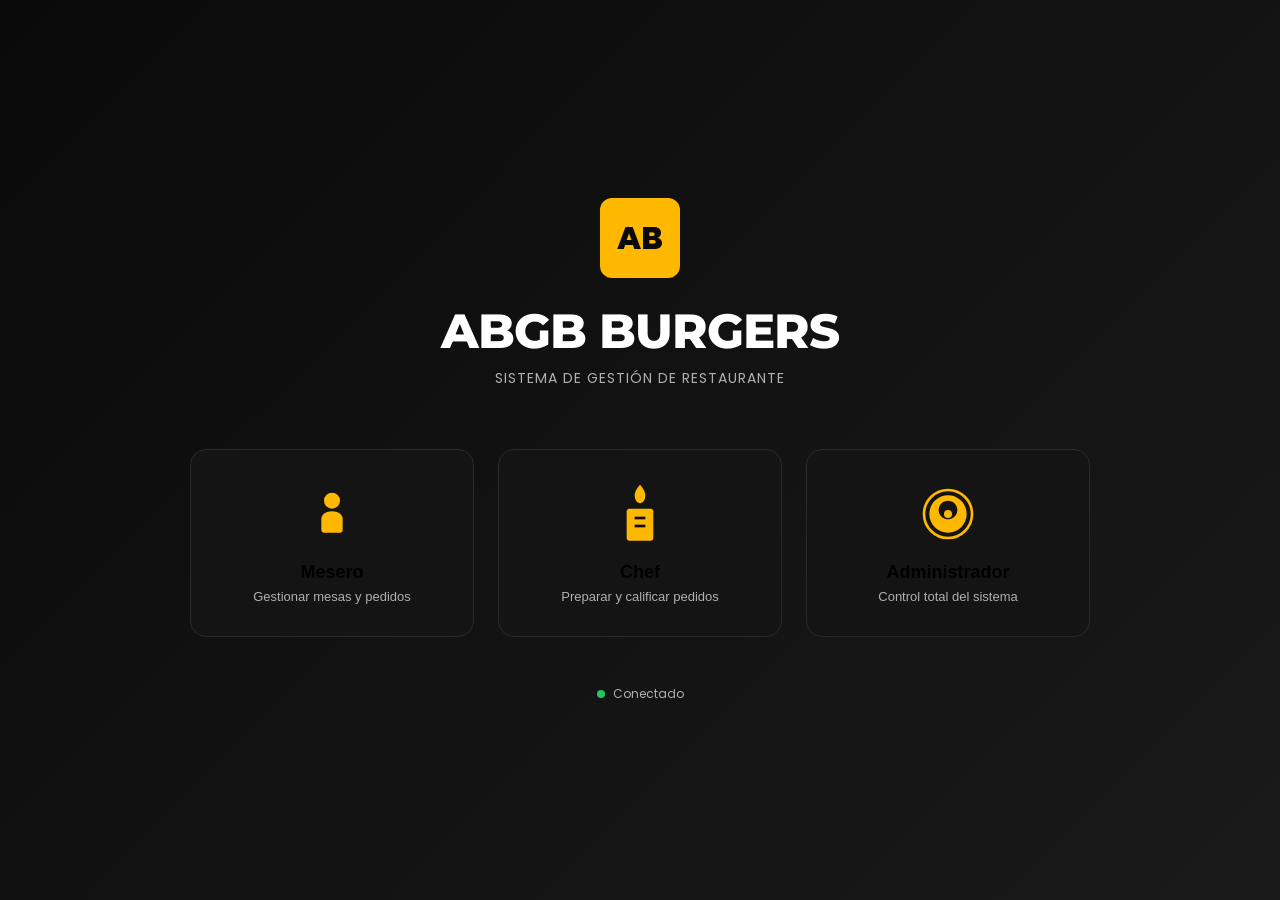
<file: index.html>
<!DOCTYPE html>
<html lang="es">
<head>
    <meta charset="UTF-8">
    <meta name="viewport" content="width=device-width, initial-scale=1.0">
    <title>ABGB Burgers - Sistema de Gestión</title>
    <link href="https://fonts.googleapis.com/css2?family=Poppins:wght@400;500;600;700&family=Montserrat:wght@700;800&display=swap" rel="stylesheet">
    <link rel="stylesheet" href="styles.css">
</head>
<body>
    <div class="app">
        <!-- PANTALLA DE LOGIN -->
        <div id="loginScreen" class="login-screen active">
            <div class="login-container">
                <div class="login-header">
                    <div class="logo">
                        <div class="logo-mark">AB</div>
                    </div>
                    <h1>ABGB BURGERS</h1>
                    <p>Sistema de Gestión de Restaurante</p>
                </div>

                <div class="login-roles">
                    <button class="role-card" data-role="mesero">
                        <div class="role-icon mesero-icon">
                            <svg width="48" height="48" viewBox="0 0 48 48" fill="none">
                                <circle cx="24" cy="14" r="6" fill="currentColor"/>
                                <path d="M24 22C19.6 22 16 24.4 16 27.5V36C16 37.1 16.9 38 18 38H30C31.1 38 32 37.1 32 36V27.5C32 24.4 28.4 22 24 22Z" fill="currentColor"/>
                            </svg>
                        </div>
                        <div class="role-info">
                            <h3>Mesero</h3>
                            <p>Gestionar mesas y pedidos</p>
                        </div>
                    </button>

                    <button class="role-card" data-role="chef">
                        <div class="role-icon chef-icon">
                            <svg width="48" height="48" viewBox="0 0 48 48" fill="none">
                                <path d="M24 2C24 2 20 6 20 10C20 13.3 21.8 16 24 16C26.2 16 28 13.3 28 10C28 6 24 2 24 2Z" fill="currentColor"/>
                                <path d="M16 20C14.9 20 14 20.9 14 22V42C14 43.1 14.9 44 16 44H32C33.1 44 34 43.1 34 42V22C34 20.9 33.1 20 32 20H16Z" fill="currentColor"/>
                                <rect x="20" y="26" width="8" height="2" fill="#0a0a0a"/>
                                <rect x="20" y="32" width="8" height="2" fill="#0a0a0a"/>
                            </svg>
                        </div>
                        <div class="role-info">
                            <h3>Chef</h3>
                            <p>Preparar y calificar pedidos</p>
                        </div>
                    </button>

                    <button class="role-card" data-role="admin">
                        <div class="role-icon admin-icon">
                            <svg width="48" height="48" viewBox="0 0 48 48" fill="none">
                                <circle cx="24" cy="24" r="3" fill="currentColor"/>
                                <path d="M24 10C16.3 10 10 16.3 10 24C10 31.7 16.3 38 24 38C31.7 38 38 31.7 38 24C38 16.3 31.7 10 24 10ZM24 14C27.9 14 31 17.1 31 21C31 24.9 27.9 28 24 28C20.1 28 17 24.9 17 21C17 17.1 20.1 14 24 14Z" fill="currentColor"/>
                                <circle cx="24" cy="24" r="18" fill="none" stroke="currentColor" stroke-width="2"/>
                            </svg>
                        </div>
                        <div class="role-info">
                            <h3>Administrador</h3>
                            <p>Control total del sistema</p>
                        </div>
                    </button>
                </div>

                <div class="login-footer">
                    <span class="status-indicator" id="statusIndicator">
                        <span class="status-dot"></span>
                        Conectado
                    </span>
                </div>
            </div>
        </div>

        <!-- HEADER PRINCIPAL -->
        <header class="header" id="mainHeader" style="display: none;">
            <div class="header-content">
                <div class="header-left">
                    <div class="logo-small">AB</div>
                    <div class="header-info">
                        <h2 id="roleTitle">MESERO</h2>
                        <span id="timeDisplay">09:30</span>
                    </div>
                </div>
                <div class="header-right">
                    <button class="btn-lang" data-lang="es">ES</button>
                    <button class="btn-lang" data-lang="en">EN</button>
                    <button class="btn-logout" id="btnLogout">Cerrar Sesión</button>
                </div>
            </div>
        </header>

        <!-- CONTENEDOR PRINCIPAL -->
        <main class="main-container" id="mainContainer" style="display: none;">
            
            <!-- VISTA MESERO -->
            <div id="meseroView" class="view active">
                <div class="mesero-layout">
                    <!-- SECCIÓN IZQUIERDA: MENÚ Y BÚSQUEDA -->
                    <section class="menu-section">
                        <div class="section-header">
                            <h2>Tomar Pedido</h2>
                        </div>

                        <div class="search-container">
                            <input type="text" id="searchInput" placeholder="Buscar producto...">
                            <svg class="search-icon" width="20" height="20" viewBox="0 0 24 24" fill="none" stroke="currentColor" stroke-width="2">
                                <circle cx="11" cy="11" r="8"></circle>
                                <path d="m21 21-4.35-4.35"></path>
                            </svg>
                        </div>

                        <div class="filter-tabs">
                            <button class="filter-tab active" data-category="all">Todos</button>
                            <button class="filter-tab" data-category="burgers">Angus</button>
                            <button class="filter-tab" data-category="chicken">Pollo</button>
                            <button class="filter-tab" data-category="combos">Smashed</button>
                            <button class="filter-tab" data-category="sides">Acompañamientos</button>
                            <button class="filter-tab" data-category="bebidas">Bebidas</button>
                        </div>

                        <div id="menuContainer" class="products-grid"></div>
                    </section>

                    <!-- SECCIÓN DERECHA: CARRITO Y MESAS -->
                    <aside class="sidebar">
                        <!-- SELECTOR DE MESAS -->
                        <div class="sidebar-card">
                            <div class="card-header">
                                <h3>Seleccionar Mesa</h3>
                            </div>
                            <div class="tables-grid">
                                <button class="table-btn" data-table="1">1</button>
                                <button class="table-btn" data-table="2">2</button>
                                <button class="table-btn" data-table="3">3</button>
                                <button class="table-btn" data-table="4">4</button>
                                <button class="table-btn" data-table="5">5</button>
                                <button class="table-btn" data-table="6">6</button>
                            </div>
                        </div>

                        <!-- CARRITO -->
                        <div class="sidebar-card cart-card">
                            <div class="card-header">
                                <h3>Pedido Actual</h3>
                                <span class="cart-mesa" id="selectedTableDisplay">-</span>
                            </div>

                            <div class="cart-items" id="cartItems">
                                <div class="empty-state">Sin productos</div>
                            </div>

                            <div class="cart-summary">
                                <div class="summary-row">
                                    <span>Subtotal</span>
                                    <span id="cartSubtotal">₡0</span>
                                </div>
                                <div class="summary-row">
                                    <span>Impuesto (13%)</span>
                                    <span id="cartTax">₡0</span>
                                </div>
                                <div class="summary-row total">
                                    <span>Total</span>
                                    <span id="cartTotal">₡0</span>
                                </div>
                            </div>

                            <button id="btnConfirmOrder" class="btn-confirm" disabled>
                                Confirmar Pedido
                            </button>
                        </div>
                    </aside>
                </div>
            </div>

            <!-- VISTA CHEF -->
            <div id="chefView" class="view" style="display: none;">
                <div class="chef-layout">
                    <div class="section-header">
                        <h2>Cocina - Panel de Control</h2>
                    </div>

                    <div class="kitchen-status-bar">
                        <div class="status-box nuevo">
                            <span class="status-count" id="countNuevo">0</span>
                            <span class="status-label">Nuevos</span>
                        </div>
                        <div class="status-box preparando">
                            <span class="status-count" id="countPreparando">0</span>
                            <span class="status-label">Preparando</span>
                        </div>
                        <div class="status-box listo">
                            <span class="status-count" id="countListo">0</span>
                            <span class="status-label">Listos</span>
                        </div>
                    </div>

                    <div class="orders-grid" id="kitchenOrders"></div>
                </div>
            </div>

            <!-- VISTA ADMIN -->
            <div id="adminView" class="view" style="display: none;">
                <div class="admin-layout">
                    <div class="section-header">
                        <h2>Administración</h2>
                    </div>

                    <div class="admin-tabs-bar">
                        <button class="admin-tab-btn active" data-tab="disponibilidad">Disponibilidad</button>
                        <button class="admin-tab-btn" data-tab="historial">Historial</button>
                        <button class="admin-tab-btn" data-tab="reportes">Reportes</button>
                    </div>

                    <!-- TAB: DISPONIBILIDAD -->
                    <div id="disponibilidadTab" class="admin-tab active">
                        <div class="products-availability" id="availabilityList"></div>
                    </div>

                    <!-- TAB: HISTORIAL -->
                    <div id="historialTab" class="admin-tab" style="display: none;">
                        <div class="historial-controls">
                            <button class="btn-icon-text">Exportar</button>
                            <button class="btn-icon-text danger">Limpiar</button>
                        </div>
                        <div class="historial-items" id="historialList"></div>
                    </div>

                    <!-- TAB: REPORTES -->
                    <div id="reportesTab" class="admin-tab" style="display: none;">
                        <div class="reportes-grid">
                            <div class="report-card">
                                <span class="report-label">Total de Pedidos</span>
                                <span class="report-value" id="totalOrders">0</span>
                            </div>
                            <div class="report-card">
                                <span class="report-label">Ingresos Totales</span>
                                <span class="report-value" id="totalRevenue">₡0</span>
                            </div>
                            <div class="report-card">
                                <span class="report-label">Ticket Promedio</span>
                                <span class="report-value" id="avgTicket">₡0</span>
                            </div>
                            <div class="report-card">
                                <span class="report-label">Top Producto</span>
                                <span class="report-value" id="topProduct">-</span>
                            </div>
                        </div>
                        <div class="top-products-list" id="topProductsList"></div>
                    </div>
                </div>
            </div>
        </main>
    </div>

    <!-- MODAL CALIFICACIÓN -->
    <div id="ratingModal" class="modal" style="display: none;">
        <div class="modal-overlay"></div>
        <div class="modal-dialog">
            <div class="modal-header">
                <h2>Calificar Pedido</h2>
                <button class="modal-close" id="closeRatingModal">×</button>
            </div>
            <div class="modal-body">
                <p>¿Cómo estuvo el pedido?</p>
                <div class="rating-stars" id="starsRating">
                    <button class="rating-star" data-rating="1">★</button>
                    <button class="rating-star" data-rating="2">★</button>
                    <button class="rating-star" data-rating="3">★</button>
                    <button class="rating-star" data-rating="4">★</button>
                    <button class="rating-star" data-rating="5">★</button>
                </div>
                <textarea id="ratingComment" placeholder="Comentario (opcional)"></textarea>
            </div>
            <div class="modal-footer">
                <button class="btn-secondary" id="cancelRating">Cancelar</button>
                <button class="btn-primary" id="submitRating">Enviar</button>
            </div>
        </div>
    </div>

    <script src="script.js"></script>
</body>
</html>

    <!-- MODAL INSTRUCCIONES ESPECIALES -->
    <div id="instructionsModal" class="modal" style="display: none;">
        <div class="modal-overlay"></div>
        <div class="modal-dialog">
            <div class="modal-header">
                <h2>Instrucciones Especiales</h2>
                <button class="modal-close" id="closeInstructionsModal">×</button>
            </div>
            <div class="modal-body">
                <p id="instructionItemName" style="font-weight: 600; margin-bottom: 16px;"></p>
                <div class="instructions-list" id="instructionsList"></div>
                <div class="instructions-custom">
                    <textarea id="customInstructions" placeholder="Agregar instrucciones personalizadas..."></textarea>
                </div>
            </div>
            <div class="modal-footer">
                <button class="btn-secondary" id="cancelInstructions">Cancelar</button>
                <button class="btn-primary" id="saveInstructions">Guardar</button>
            </div>
        </div>
    </div>
</file>
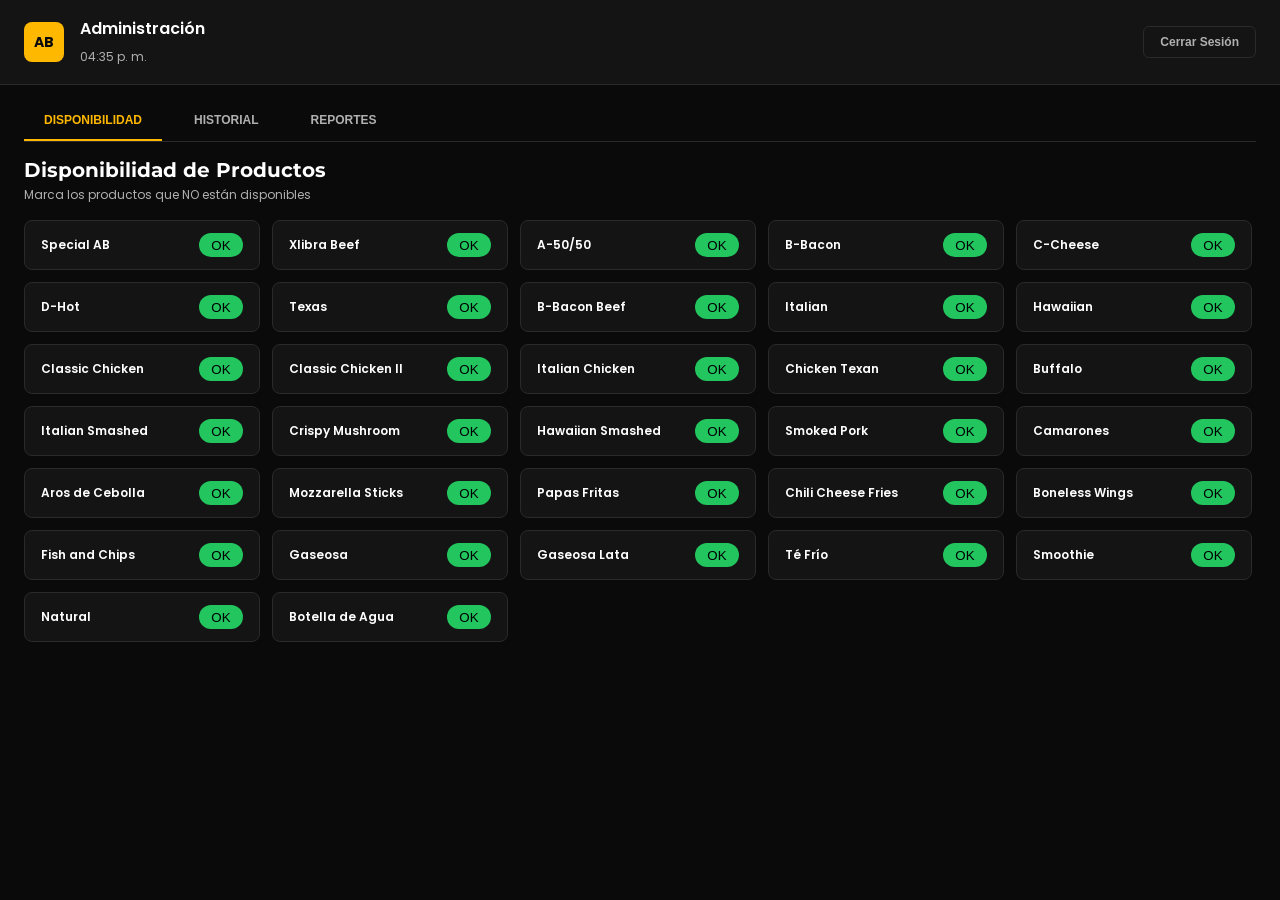
<file: admin.html>
<!DOCTYPE html>
<html lang="es">
<head>
    <meta charset="UTF-8">
    <meta name="viewport" content="width=device-width, initial-scale=1.0">
    <title>ABGB - Sistema Administrativo</title>
    <link href="https://fonts.googleapis.com/css2?family=Poppins:wght@400;500;600;700&family=Montserrat:wght@700;800&display=swap" rel="stylesheet">
    <link rel="stylesheet" href="admin.css">
</head>
<body>
    <div class="app">
        <!-- HEADER -->
        <header class="header">
            <div class="header-content">
                <div class="header-left">
                    <div class="logo">AB</div>
                    <div>
                        <h1>Administración</h1>
                        <span class="time" id="time">09:30</span>
                    </div>
                </div>
                <button class="btn-logout" id="btnLogout">Cerrar Sesión</button>
            </div>
        </header>

        <!-- MAIN -->
        <main class="main">
            <!-- TABS -->
            <div class="tabs">
                <button class="tab-btn active" data-tab="disponibilidad">Disponibilidad</button>
                <button class="tab-btn" data-tab="historial">Historial</button>
                <button class="tab-btn" data-tab="reportes">Reportes</button>
            </div>

            <!-- TAB: DISPONIBILIDAD -->
            <div class="tab-content active" id="tab-disponibilidad">
                <div class="tab-header">
                    <h2>Disponibilidad de Productos</h2>
                    <p>Marca los productos que NO están disponibles</p>
                </div>
                
                <div class="products-availability" id="availabilityGrid">
                    <!-- Los productos se cargan aquí -->
                </div>
            </div>

            <!-- TAB: HISTORIAL -->
            <div class="tab-content" id="tab-historial">
                <div class="tab-header">
                    <h2>Historial de Órdenes</h2>
                    <div class="controls">
                        <button class="btn-action" id="btnExport">Exportar</button>
                        <button class="btn-action danger" id="btnClear">Limpiar</button>
                    </div>
                </div>

                <div class="history-list" id="historyList">
                    <!-- El historial se carga aquí -->
                </div>
            </div>

            <!-- TAB: REPORTES -->
            <div class="tab-content" id="tab-reportes">
                <div class="tab-header">
                    <h2>Reportes del Día</h2>
                </div>

                <div class="reports-grid">
                    <div class="report-card">
                        <div class="report-label">Total de Órdenes</div>
                        <div class="report-value" id="totalOrders">0</div>
                    </div>
                    <div class="report-card">
                        <div class="report-label">Ingresos Totales</div>
                        <div class="report-value" id="totalRevenue">₡0</div>
                    </div>
                    <div class="report-card">
                        <div class="report-label">Ticket Promedio</div>
                        <div class="report-value" id="avgTicket">₡0</div>
                    </div>
                    <div class="report-card">
                        <div class="report-label">Mesa Más Activa</div>
                        <div class="report-value" id="mostActiveTable">-</div>
                    </div>
                </div>

                <div class="top-products">
                    <h3>Top 5 Productos Vendidos</h3>
                    <div class="top-products-list" id="topProductsList">
                        <!-- Top productos se cargan aquí -->
                    </div>
                </div>
            </div>
        </main>
    </div>

    <script src="admin.js"></script>
</body>
</html>
</file>
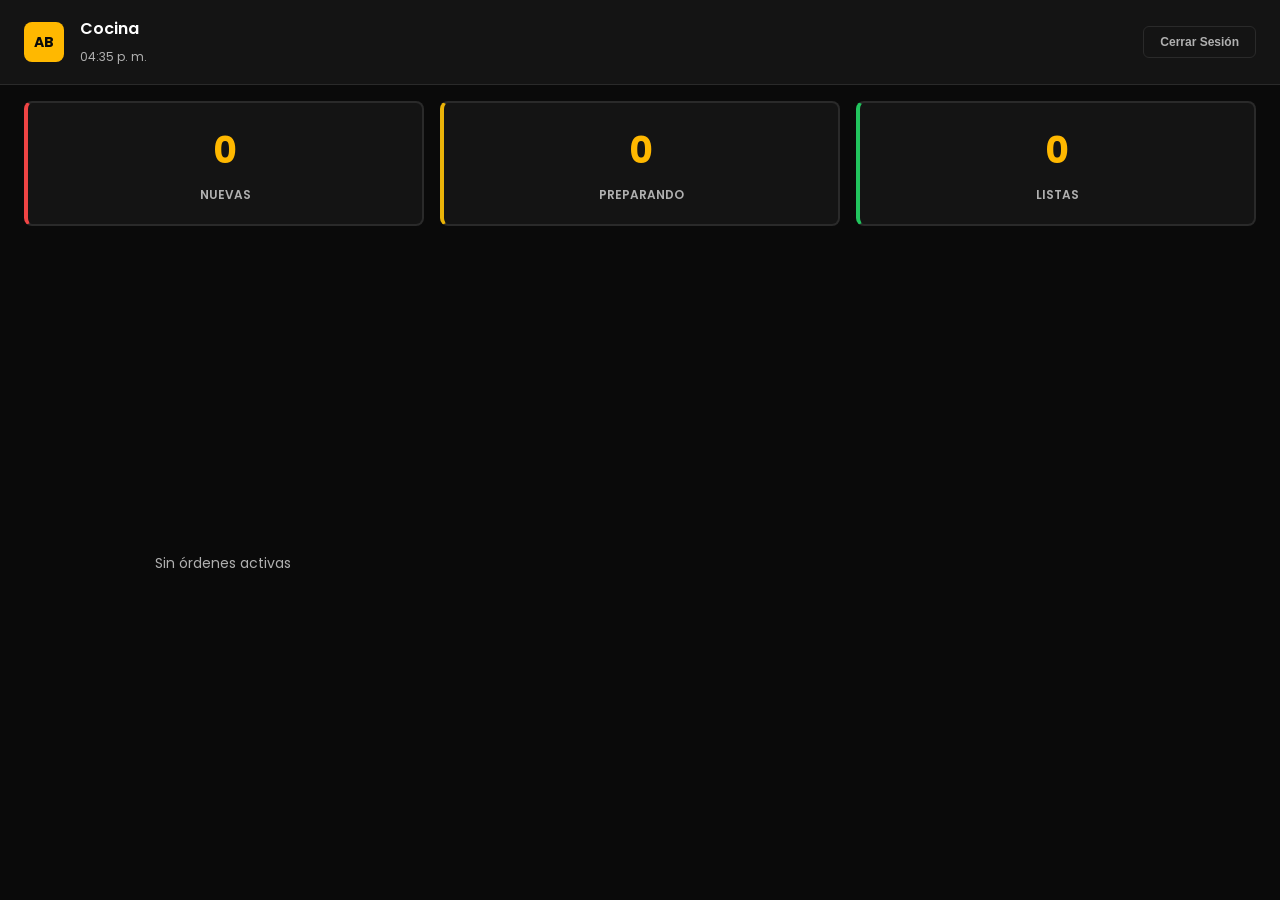
<file: chef.html>
<!DOCTYPE html>
<html lang="es">
<head>
    <meta charset="UTF-8">
    <meta name="viewport" content="width=device-width, initial-scale=1.0">
    <title>ABGB - Sistema de Órdenes Chef</title>
    <link href="https://fonts.googleapis.com/css2?family=Poppins:wght@400;500;600;700&family=Montserrat:wght@700;800&display=swap" rel="stylesheet">
    <link rel="stylesheet" href="chef.css">
</head>
<body>
    <div class="app">
        <!-- HEADER -->
        <header class="header">
            <div class="header-content">
                <div class="header-left">
                    <div class="logo">AB</div>
                    <div>
                        <h1>Cocina</h1>
                        <span class="time" id="time">09:30</span>
                    </div>
                </div>
                <button class="btn-logout" id="btnLogout">Cerrar Sesión</button>
            </div>
        </header>

        <!-- MAIN -->
        <main class="main">
            <!-- STATUS BAR -->
            <div class="status-bar">
                <div class="status-item nuevo">
                    <div class="status-count" id="countNuevo">0</div>
                    <div class="status-label">Nuevas</div>
                </div>
                <div class="status-item preparando">
                    <div class="status-count" id="countPreparando">0</div>
                    <div class="status-label">Preparando</div>
                </div>
                <div class="status-item listo">
                    <div class="status-count" id="countListo">0</div>
                    <div class="status-label">Listas</div>
                </div>
            </div>

            <!-- ORDERS CONTAINER -->
            <div class="orders-container">
                <div class="orders-grid" id="ordersGrid">
                    <!-- Las órdenes se cargan aquí -->
                </div>
            </div>
        </main>
    </div>

    <script src="chef.js"></script>
</body>
</html>
</file>
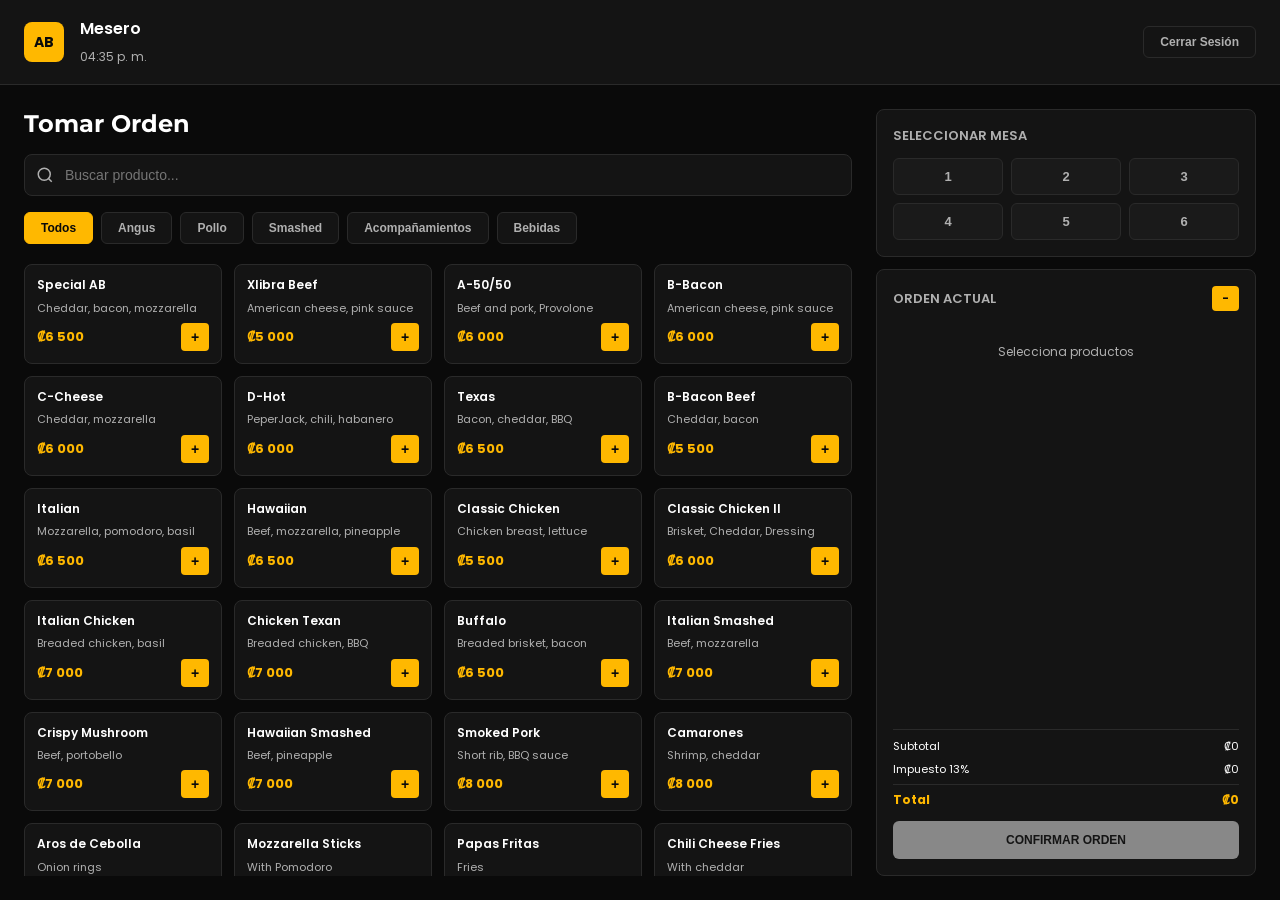
<file: mesero.html>
<!DOCTYPE html>
<html lang="es">
<head>
    <meta charset="UTF-8">
    <meta name="viewport" content="width=device-width, initial-scale=1.0">
    <title>ABGB - Sistema de Órdenes Mesero</title>
    <link href="https://fonts.googleapis.com/css2?family=Poppins:wght@400;500;600;700&family=Montserrat:wght@700;800&display=swap" rel="stylesheet">
    <link rel="stylesheet" href="mesero.css">
</head>
<body>
    <div class="app">
        <!-- HEADER -->
        <header class="header">
            <div class="header-content">
                <div class="header-left">
                    <div class="logo">AB</div>
                    <div>
                        <h1>Mesero</h1>
                        <span class="time" id="time">09:30</span>
                    </div>
                </div>
                <button class="btn-logout" id="btnLogout">Cerrar Sesión</button>
            </div>
        </header>

        <!-- MAIN -->
        <main class="main">
            <div class="container">
                <!-- PANEL IZQUIERDO: MENÚ -->
                <section class="menu-panel">
                    <div class="panel-header">
                        <h2>Tomar Orden</h2>
                    </div>

                    <div class="search-box">
                        <input type="text" id="searchInput" placeholder="Buscar producto...">
                        <svg class="search-icon" width="18" height="18" viewBox="0 0 24 24" fill="none" stroke="currentColor" stroke-width="2">
                            <circle cx="11" cy="11" r="8"></circle>
                            <path d="m21 21-4.35-4.35"></path>
                        </svg>
                    </div>

                    <div class="filters">
                        <button class="filter-btn active" data-category="all">Todos</button>
                        <button class="filter-btn" data-category="burgers">Angus</button>
                        <button class="filter-btn" data-category="chicken">Pollo</button>
                        <button class="filter-btn" data-category="combos">Smashed</button>
                        <button class="filter-btn" data-category="sides">Acompañamientos</button>
                        <button class="filter-btn" data-category="bebidas">Bebidas</button>
                    </div>

                    <div class="products-list" id="productsList">
                        <!-- Los productos se cargan aquí -->
                    </div>
                </section>

                <!-- PANEL DERECHO: ORDEN Y MESAS -->
                <aside class="order-panel">
                    <!-- SELECTOR DE MESAS -->
                    <div class="card">
                        <h3>Seleccionar Mesa</h3>
                        <div class="tables-grid">
                            <button class="table-btn" data-table="1">1</button>
                            <button class="table-btn" data-table="2">2</button>
                            <button class="table-btn" data-table="3">3</button>
                            <button class="table-btn" data-table="4">4</button>
                            <button class="table-btn" data-table="5">5</button>
                            <button class="table-btn" data-table="6">6</button>
                        </div>
                    </div>

                    <!-- CARRITO/ORDEN -->
                    <div class="card order-card">
                        <div class="card-header">
                            <h3>Orden Actual</h3>
                            <span class="table-badge" id="tableBadge">-</span>
                        </div>

                        <div class="order-items" id="orderItems">
                            <div class="empty-message">Selecciona productos</div>
                        </div>

                        <div class="order-summary">
                            <div class="summary-row">
                                <span>Subtotal</span>
                                <span id="subtotal">₡0</span>
                            </div>
                            <div class="summary-row">
                                <span>Impuesto 13%</span>
                                <span id="tax">₡0</span>
                            </div>
                            <div class="summary-row total">
                                <span>Total</span>
                                <span id="total">₡0</span>
                            </div>
                        </div>

                        <button class="btn-confirm" id="btnConfirm" disabled>Confirmar Orden</button>
                    </div>
                </aside>
            </div>
        </main>
    </div>

    <!-- MODAL INSTRUCCIONES ESPECIALES -->
    <div class="modal" id="modalInstrucciones" style="display: none;">
        <div class="modal-overlay" id="modalOverlay"></div>
        <div class="modal-content">
            <div class="modal-header">
                <h2>Instrucciones Especiales</h2>
                <button class="modal-close" id="btnCloseModal">&times;</button>
            </div>
            <div class="modal-body">
                <p class="product-name" id="modalProductName"></p>
                
                <div class="instructions-group">
                    <label class="instruction-item">
                        <input type="checkbox" value="Sin cebolla" class="instruction-check">
                        <span>Sin cebolla</span>
                    </label>
                    <label class="instruction-item">
                        <input type="checkbox" value="Sin tomate" class="instruction-check">
                        <span>Sin tomate</span>
                    </label>
                    <label class="instruction-item">
                        <input type="checkbox" value="Sin lechuga" class="instruction-check">
                        <span>Sin lechuga</span>
                    </label>
                    <label class="instruction-item">
                        <input type="checkbox" value="Sin mayonesa" class="instruction-check">
                        <span>Sin mayonesa</span>
                    </label>
                    <label class="instruction-item">
                        <input type="checkbox" value="Picante" class="instruction-check">
                        <span>Picante</span>
                    </label>
                    <label class="instruction-item">
                        <input type="checkbox" value="Doble queso" class="instruction-check">
                        <span>Doble queso</span>
                    </label>
                </div>

                <textarea id="customInstructions" placeholder="Instrucciones adicionales..." class="custom-instructions"></textarea>
            </div>
            <div class="modal-footer">
                <button class="btn-secondary" id="btnCancelModal">Cancelar</button>
                <button class="btn-primary" id="btnSaveInstructions">Guardar</button>
            </div>
        </div>
    </div>

    <script src="mesero.js"></script>
</body>
</html>
</file>
<file: styles.css>
/* ==================== RESET ==================== */
* {
    margin: 0;
    padding: 0;
    box-sizing: border-box;
}

:root {
    --primary: #ffb800;
    --primary-dark: #e6a500;
    --bg-dark: #0a0a0a;
    --bg-surface: #141414;
    --bg-surface-2: #1a1a1a;
    --text-primary: #ffffff;
    --text-secondary: #b0b0b0;
    --text-muted: #777777;
    --border-color: #2a2a2a;
    --success: #22c55e;
    --warning: #eab308;
    --error: #ef4444;
}

html, body {
    width: 100%;
    height: 100%;
    font-family: 'Poppins', sans-serif;
    background: var(--bg-dark);
    color: var(--text-primary);
    overflow: hidden;
}

/* ==================== APP ==================== */
.app {
    display: flex;
    flex-direction: column;
    width: 100%;
    height: 100vh;
}

/* ==================== LOGIN SCREEN ==================== */
.login-screen {
    display: none;
    width: 100%;
    height: 100%;
    background: linear-gradient(135deg, #0a0a0a 0%, #1a1a1a 100%);
    align-items: center;
    justify-content: center;
}

.login-screen.active {
    display: flex;
}

.login-container {
    text-align: center;
    max-width: 900px;
    width: 90%;
}

.login-header {
    margin-bottom: 60px;
}

.logo {
    display: inline-block;
    margin-bottom: 24px;
}

.logo-mark {
    width: 80px;
    height: 80px;
    background: var(--primary);
    color: var(--bg-dark);
    display: flex;
    align-items: center;
    justify-content: center;
    font-size: 32px;
    font-weight: 800;
    border-radius: 12px;
    margin: 0 auto;
}

.login-header h1 {
    font-family: 'Montserrat', sans-serif;
    font-size: 48px;
    font-weight: 800;
    margin-bottom: 8px;
    letter-spacing: -1px;
}

.login-header p {
    font-size: 14px;
    color: var(--text-secondary);
    text-transform: uppercase;
    letter-spacing: 1px;
}

.login-roles {
    display: grid;
    grid-template-columns: repeat(auto-fit, minmax(250px, 1fr));
    gap: 24px;
    margin-bottom: 48px;
}

.role-card {
    background: var(--bg-surface);
    border: 1px solid var(--border-color);
    border-radius: 16px;
    padding: 32px 24px;
    cursor: pointer;
    transition: all 0.3s ease;
    text-align: center;
    display: flex;
    flex-direction: column;
    align-items: center;
    gap: 16px;
}

.role-card:hover {
    border-color: var(--primary);
    background: var(--bg-surface-2);
    transform: translateY(-4px);
    box-shadow: 0 12px 24px rgba(255, 184, 0, 0.1);
}

.role-icon {
    width: 64px;
    height: 64px;
    display: flex;
    align-items: center;
    justify-content: center;
    color: var(--primary);
}

.role-icon svg {
    width: 100%;
    height: 100%;
}

.role-info h3 {
    font-size: 18px;
    font-weight: 600;
    margin-bottom: 6px;
}

.role-info p {
    font-size: 13px;
    color: var(--text-secondary);
}

.login-footer {
    display: flex;
    justify-content: center;
    gap: 8px;
}

.status-indicator {
    display: inline-flex;
    align-items: center;
    gap: 8px;
    font-size: 12px;
    color: var(--text-secondary);
}

.status-dot {
    width: 8px;
    height: 8px;
    background: var(--success);
    border-radius: 50%;
    animation: pulse 2s infinite;
}

@keyframes pulse {
    0%, 100% { opacity: 1; }
    50% { opacity: 0.5; }
}

/* ==================== HEADER ==================== */
.header {
    display: none;
    background: var(--bg-surface);
    border-bottom: 1px solid var(--border-color);
    padding: 16px 24px;
    z-index: 50;
}

.header.active {
    display: block;
}

.header-content {
    max-width: 1800px;
    margin: 0 auto;
    display: flex;
    justify-content: space-between;
    align-items: center;
}

.header-left {
    display: flex;
    align-items: center;
    gap: 16px;
}

.logo-small {
    width: 40px;
    height: 40px;
    background: var(--primary);
    color: var(--bg-dark);
    display: flex;
    align-items: center;
    justify-content: center;
    font-weight: 700;
    font-size: 14px;
    border-radius: 8px;
}

.header-info h2 {
    font-size: 16px;
    font-weight: 600;
}

.header-info span {
    font-size: 12px;
    color: var(--text-secondary);
}

.header-right {
    display: flex;
    align-items: center;
    gap: 12px;
}

.btn-logout {
    padding: 8px 16px;
    background: transparent;
    border: 1px solid var(--border-color);
    color: var(--text-secondary);
    font-size: 12px;
    font-weight: 600;
    border-radius: 6px;
    cursor: pointer;
    transition: all 0.2s;
}

.btn-logout:hover {
    border-color: var(--error);
    color: var(--error);
}

/* ==================== MAIN CONTAINER ==================== */
.main-container {
    display: flex;
    flex: 1;
    overflow: hidden;
}

.view {
    display: none;
    flex: 1;
    overflow-y: auto;
    padding: 32px;
}

.view.active {
    display: flex;
}

.section-header h2 {
    font-family: 'Montserrat', sans-serif;
    font-size: 28px;
    font-weight: 700;
    margin-bottom: 24px;
}

/* ==================== MESERO VIEW ==================== */
.mesero-layout {
    display: grid;
    grid-template-columns: 1fr 400px;
    gap: 32px;
    height: 100%;
}

.menu-section {
    display: flex;
    flex-direction: column;
    gap: 20px;
    min-height: 0;
}

.search-container {
    position: relative;
}

.search-container input {
    width: 100%;
    padding: 12px 16px 12px 40px;
    background: var(--bg-surface);
    border: 1px solid var(--border-color);
    border-radius: 10px;
    color: var(--text-primary);
    font-size: 14px;
    transition: all 0.2s;
}

.search-container input:focus {
    outline: none;
    border-color: var(--primary);
    box-shadow: 0 0 0 3px rgba(255, 184, 0, 0.1);
}

.search-icon {
    position: absolute;
    left: 12px;
    top: 50%;
    transform: translateY(-50%);
    color: var(--text-secondary);
    pointer-events: none;
}

.filter-tabs {
    display: flex;
    gap: 8px;
    overflow-x: auto;
    padding-bottom: 8px;
}

.filter-tab {
    padding: 8px 16px;
    background: var(--bg-surface);
    border: 1px solid var(--border-color);
    color: var(--text-secondary);
    font-size: 12px;
    font-weight: 600;
    border-radius: 8px;
    cursor: pointer;
    white-space: nowrap;
    transition: all 0.2s;
}

.filter-tab.active {
    background: var(--primary);
    color: var(--bg-dark);
    border-color: var(--primary);
}

.products-grid {
    display: grid;
    grid-template-columns: repeat(auto-fill, minmax(180px, 1fr));
    gap: 16px;
    overflow-y: auto;
    flex: 1;
}

.product-card {
    background: var(--bg-surface);
    border: 1px solid var(--border-color);
    border-radius: 12px;
    padding: 16px;
    cursor: pointer;
    transition: all 0.3s ease;
    display: flex;
    flex-direction: column;
    gap: 12px;
}

.product-card:hover {
    border-color: var(--primary);
    background: var(--bg-surface-2);
    transform: translateY(-2px);
}

.product-name {
    font-size: 13px;
    font-weight: 600;
    line-height: 1.3;
}

.product-desc {
    font-size: 11px;
    color: var(--text-secondary);
    line-height: 1.4;
}

.product-footer {
    display: flex;
    justify-content: space-between;
    align-items: center;
    margin-top: auto;
}

.product-price {
    font-size: 15px;
    font-weight: 700;
    color: var(--primary);
}

.btn-add {
    width: 28px;
    height: 28px;
    background: var(--primary);
    color: var(--bg-dark);
    border: none;
    border-radius: 6px;
    font-size: 16px;
    font-weight: 600;
    cursor: pointer;
    transition: all 0.2s;
}

.btn-add:hover {
    background: var(--primary-dark);
    transform: scale(1.05);
}

/* ==================== SIDEBAR ==================== */
.sidebar {
    display: flex;
    flex-direction: column;
    gap: 16px;
}

.sidebar-card {
    background: var(--bg-surface);
    border: 1px solid var(--border-color);
    border-radius: 12px;
    padding: 20px;
    display: flex;
    flex-direction: column;
    gap: 16px;
}

.card-header {
    display: flex;
    justify-content: space-between;
    align-items: center;
    padding-bottom: 12px;
    border-bottom: 1px solid var(--border-color);
}

.card-header h3 {
    font-size: 14px;
    font-weight: 600;
}

.cart-mesa {
    padding: 4px 12px;
    background: var(--primary);
    color: var(--bg-dark);
    border-radius: 6px;
    font-size: 11px;
    font-weight: 700;
}

.tables-grid {
    display: grid;
    grid-template-columns: repeat(3, 1fr);
    gap: 8px;
}

.table-btn {
    padding: 12px;
    background: var(--bg-surface-2);
    border: 1px solid var(--border-color);
    color: var(--text-secondary);
    font-size: 14px;
    font-weight: 600;
    border-radius: 8px;
    cursor: pointer;
    transition: all 0.2s;
}

.table-btn:hover {
    border-color: var(--primary);
    color: var(--primary);
}

.table-btn.active {
    background: var(--primary);
    border-color: var(--primary);
    color: var(--bg-dark);
}

.cart-card {
    flex: 1;
    display: flex;
    flex-direction: column;
    gap: 16px;
    min-height: 0;
}

.cart-items {
    flex: 1;
    overflow-y: auto;
    display: flex;
    flex-direction: column;
    gap: 8px;
}

.empty-state {
    text-align: center;
    color: var(--text-secondary);
    padding: 20px;
    font-size: 13px;
}

.cart-item {
    background: var(--bg-surface-2);
    border: 1px solid var(--border-color);
    border-radius: 8px;
    padding: 10px;
    display: flex;
    justify-content: space-between;
    align-items: center;
}

.cart-item-info {
    flex: 1;
}

.cart-item-name {
    font-size: 12px;
    font-weight: 600;
    margin-bottom: 4px;
}

.cart-item-price {
    font-size: 11px;
    color: var(--primary);
    font-weight: 600;
}

.cart-controls {
    display: flex;
    align-items: center;
    gap: 4px;
}

.qty-btn {
    width: 22px;
    height: 22px;
    background: transparent;
    border: none;
    color: var(--primary);
    cursor: pointer;
    font-weight: 600;
}

.qty-display {
    min-width: 20px;
    text-align: center;
    font-size: 12px;
    font-weight: 600;
}

.btn-instructions {
    width: 20px;
    height: 20px;
    background: transparent;
    border: none;
    color: var(--primary);
    font-size: 14px;
    cursor: pointer;
    padding: 0;
}

.btn-remove {
    background: none;
    border: none;
    color: var(--error);
    cursor: pointer;
    font-size: 16px;
}

.instructions-badge {
    display: inline-block;
    font-size: 10px;
    background: rgba(255, 184, 0, 0.1);
    border-left: 2px solid #ffb800;
    color: #ffb800;
    padding: 4px 8px;
    border-radius: 4px;
    margin-top: 6px;
}

.cart-summary {
    border-top: 1px solid var(--border-color);
    padding-top: 12px;
    display: flex;
    flex-direction: column;
    gap: 8px;
}

.summary-row {
    display: flex;
    justify-content: space-between;
    font-size: 12px;
}

.summary-row.total {
    font-size: 14px;
    font-weight: 700;
    color: var(--primary);
    padding-top: 8px;
    border-top: 1px solid var(--border-color);
}

.btn-confirm {
    width: 100%;
    padding: 12px;
    background: var(--primary);
    color: var(--bg-dark);
    border: none;
    border-radius: 8px;
    font-size: 13px;
    font-weight: 700;
    text-transform: uppercase;
    cursor: pointer;
    transition: all 0.2s;
}

.btn-confirm:hover:not(:disabled) {
    background: var(--primary-dark);
}

.btn-confirm:disabled {
    background: #444;
    color: #888;
    cursor: not-allowed;
}

/* ==================== CHEF VIEW ==================== */
.chef-layout {
    display: flex;
    flex-direction: column;
    gap: 24px;
    width: 100%;
}

.kitchen-status-bar {
    display: grid;
    grid-template-columns: repeat(3, 1fr);
    gap: 16px;
}

.status-box {
    background: var(--bg-surface);
    border: 1px solid var(--border-color);
    border-radius: 12px;
    padding: 24px;
    text-align: center;
    border-left: 4px solid;
}

.status-box.nuevo {
    border-left-color: var(--error);
}

.status-box.preparando {
    border-left-color: var(--warning);
}

.status-box.listo {
    border-left-color: var(--success);
}

.status-count {
    display: block;
    font-size: 32px;
    font-weight: 700;
    color: var(--primary);
    margin-bottom: 8px;
}

.status-label {
    display: block;
    font-size: 12px;
    color: var(--text-secondary);
    text-transform: uppercase;
}

.orders-grid {
    display: grid;
    grid-template-columns: repeat(auto-fill, minmax(320px, 1fr));
    gap: 16px;
    overflow-y: auto;
}

.order-card {
    background: var(--bg-surface);
    border: 2px solid var(--border-color);
    border-radius: 12px;
    overflow: hidden;
    transition: all 0.3s;
    display: flex;
    flex-direction: column;
}

.order-card.nuevo {
    border-color: var(--error);
}

.order-card.preparando {
    border-color: var(--warning);
}

.order-card.listo {
    border-color: var(--success);
}

.order-header {
    background: var(--bg-surface-2);
    padding: 16px;
    border-bottom: 1px solid var(--border-color);
    display: flex;
    justify-content: space-between;
    align-items: flex-start;
}

.order-meta {
    flex: 1;
}

.order-id {
    font-size: 14px;
    font-weight: 700;
    margin-bottom: 4px;
}

.order-time {
    font-size: 11px;
    color: var(--text-secondary);
}

.order-badge {
    padding: 4px 12px;
    background: var(--primary);
    color: var(--bg-dark);
    border-radius: 6px;
    font-size: 10px;
    font-weight: 700;
    text-transform: uppercase;
}

.order-items {
    padding: 16px;
    flex: 1;
}

.order-item {
    display: flex;
    justify-content: space-between;
    padding: 8px 0;
    font-size: 13px;
}

.order-actions {
    padding: 12px 16px;
    border-top: 1px solid var(--border-color);
    display: flex;
    gap: 8px;
}

.order-btn {
    flex: 1;
    padding: 8px;
    border: none;
    border-radius: 6px;
    font-size: 11px;
    font-weight: 700;
    text-transform: uppercase;
    cursor: pointer;
    transition: all 0.2s;
}

.order-btn.primary {
    background: var(--primary);
    color: var(--bg-dark);
}

.order-btn.primary:hover {
    background: var(--primary-dark);
}

.order-btn.secondary {
    background: var(--bg-surface-2);
    border: 1px solid var(--border-color);
    color: var(--text-secondary);
}

/* ==================== ADMIN VIEW ==================== */
.admin-layout {
    display: flex;
    flex-direction: column;
    gap: 24px;
    width: 100%;
}

.admin-tabs-bar {
    display: flex;
    gap: 8px;
    border-bottom: 1px solid var(--border-color);
    padding-bottom: 0;
}

.admin-tab-btn {
    padding: 12px 20px;
    background: none;
    border: none;
    color: var(--text-secondary);
    font-size: 13px;
    font-weight: 600;
    text-transform: uppercase;
    cursor: pointer;
    border-bottom: 2px solid transparent;
    transition: all 0.2s;
}

.admin-tab-btn.active {
    color: var(--primary);
    border-bottom-color: var(--primary);
}

.admin-tab {
    display: none;
}

.admin-tab.active {
    display: block;
}

.products-availability {
    display: grid;
    grid-template-columns: repeat(auto-fill, minmax(200px, 1fr));
    gap: 12px;
}

.availability-item {
    background: var(--bg-surface);
    border: 1px solid var(--border-color);
    border-radius: 10px;
    padding: 16px;
    display: flex;
    justify-content: space-between;
    align-items: center;
    transition: all 0.2s;
}

.availability-item.unavailable {
    border-color: var(--error);
    background: rgba(239, 68, 68, 0.05);
}

.availability-name {
    font-size: 13px;
    font-weight: 600;
}

.toggle-switch {
    padding: 6px 12px;
    background: var(--success);
    border: none;
    border-radius: 6px;
    color: #000;
    font-size: 10px;
    font-weight: 700;
    cursor: pointer;
    transition: all 0.2s;
}

.toggle-switch.off {
    background: var(--error);
}

.historial-items {
    display: flex;
    flex-direction: column;
    gap: 8px;
    max-height: 400px;
    overflow-y: auto;
}

.historial-row {
    background: var(--bg-surface);
    border: 1px solid var(--border-color);
    border-radius: 8px;
    padding: 12px;
    font-size: 12px;
}

.reportes-grid {
    display: grid;
    grid-template-columns: repeat(auto-fit, minmax(150px, 1fr));
    gap: 16px;
    margin-bottom: 32px;
}

.report-card {
    background: var(--bg-surface);
    border: 1px solid var(--border-color);
    border-radius: 12px;
    padding: 24px;
    text-align: center;
}

.report-label {
    display: block;
    font-size: 11px;
    color: var(--text-secondary);
    text-transform: uppercase;
    margin-bottom: 12px;
}

.report-value {
    display: block;
    font-size: 28px;
    font-weight: 700;
    color: var(--primary);
}

.top-products-list {
    background: var(--bg-surface);
    border: 1px solid var(--border-color);
    border-radius: 12px;
    padding: 20px;
}

.top-product-row {
    display: flex;
    justify-content: space-between;
    padding: 12px 0;
    border-bottom: 1px solid var(--border-color);
    font-size: 13px;
}

.top-product-row:last-child {
    border-bottom: none;
}

/* ==================== MODAL ==================== */
.modal {
    display: flex;
    position: fixed;
    z-index: 100;
    left: 0;
    top: 0;
    width: 100%;
    height: 100%;
    align-items: center;
    justify-content: center;
}

.modal-overlay {
    position: fixed;
    width: 100%;
    height: 100%;
    background: rgba(0, 0, 0, 0.7);
    top: 0;
    left: 0;
    z-index: 99;
}

.modal-dialog {
    position: relative;
    background: var(--bg-surface);
    border: 1px solid var(--border-color);
    border-radius: 16px;
    width: 90%;
    max-width: 400px;
    display: flex;
    flex-direction: column;
    z-index: 101;
    max-height: 80vh;
    overflow-y: auto;
}

.modal-header {
    padding: 24px;
    border-bottom: 1px solid var(--border-color);
    display: flex;
    justify-content: space-between;
    align-items: center;
}

.modal-header h2 {
    font-size: 18px;
    font-weight: 700;
}

.modal-close {
    background: none;
    border: none;
    color: var(--text-secondary);
    font-size: 28px;
    cursor: pointer;
}

.modal-body {
    padding: 24px;
    display: flex;
    flex-direction: column;
    gap: 20px;
}

.instruction-checkbox {
    display: flex;
    align-items: center;
    gap: 10px;
    padding: 10px;
    background: var(--bg-surface-2);
    border-radius: 8px;
    cursor: pointer;
    transition: all 0.2s;
}

.instruction-checkbox:hover {
    background: var(--bg-surface);
}

.instruction-checkbox input {
    cursor: pointer;
    accent-color: var(--primary);
}

.instruction-checkbox label {
    flex: 1;
    font-size: 13px;
    cursor: pointer;
    margin: 0;
}

.modal-footer {
    padding: 16px 24px;
    border-top: 1px solid var(--border-color);
    display: flex;
    gap: 12px;
}

.btn-primary, .btn-secondary {
    flex: 1;
    padding: 10px;
    border: none;
    border-radius: 8px;
    font-size: 13px;
    font-weight: 700;
    cursor: pointer;
    transition: all 0.2s;
}

.btn-primary {
    background: var(--primary);
    color: var(--bg-dark);
}

.btn-primary:hover {
    background: var(--primary-dark);
}

.btn-secondary {
    background: var(--bg-surface-2);
    border: 1px solid var(--border-color);
    color: var(--text-secondary);
}

.btn-secondary:hover {
    border-color: var(--primary);
    color: var(--primary);
}

/* ==================== SCROLLBAR ==================== */
::-webkit-scrollbar {
    width: 6px;
}

::-webkit-scrollbar-track {
    background: transparent;
}

::-webkit-scrollbar-thumb {
    background: var(--border-color);
    border-radius: 3px;
}

::-webkit-scrollbar-thumb:hover {
    background: var(--text-muted);
}

/* ==================== RESPONSIVE ==================== */
@media (max-width: 1200px) {
    .mesero-layout {
        grid-template-columns: 1fr;
    }

    .sidebar {
        height: auto;
    }

    .orders-grid {
        grid-template-columns: repeat(auto-fill, minmax(280px, 1fr));
    }
}

@media (max-width: 768px) {
    .login-roles {
        grid-template-columns: 1fr;
    }

    .kitchen-status-bar {
        grid-template-columns: 1fr;
    }

    .reportes-grid {
        grid-template-columns: repeat(2, 1fr);
    }

    .view {
        padding: 16px;
    }

    .mesero-layout {
        gap: 16px;
    }
}
</file>
<file: admin.css>
/* ==================== RESET ==================== */
* {
    margin: 0;
    padding: 0;
    box-sizing: border-box;
}

:root {
    --primary: #ffb800;
    --primary-dark: #e6a500;
    --bg-dark: #0a0a0a;
    --bg-surface: #141414;
    --bg-surface-2: #1a1a1a;
    --text-primary: #ffffff;
    --text-secondary: #b0b0b0;
    --text-muted: #888888;
    --border: #2a2a2a;
    --success: #22c55e;
    --warning: #eab308;
    --error: #ef4444;
}

html, body {
    width: 100%;
    height: 100%;
    font-family: 'Poppins', sans-serif;
    background: var(--bg-dark);
    color: var(--text-primary);
    overflow: hidden;
}

/* ==================== APP ==================== */
.app {
    display: flex;
    flex-direction: column;
    width: 100%;
    height: 100vh;
}

/* ==================== HEADER ==================== */
.header {
    background: var(--bg-surface);
    border-bottom: 1px solid var(--border);
    padding: 16px 24px;
    flex-shrink: 0;
}

.header-content {
    max-width: 1800px;
    margin: 0 auto;
    display: flex;
    justify-content: space-between;
    align-items: center;
}

.header-left {
    display: flex;
    align-items: center;
    gap: 16px;
}

.logo {
    width: 40px;
    height: 40px;
    background: var(--primary);
    color: var(--bg-dark);
    display: flex;
    align-items: center;
    justify-content: center;
    font-weight: 700;
    font-size: 14px;
    border-radius: 8px;
}

.header-left h1 {
    font-size: 16px;
    font-weight: 600;
    margin-bottom: 2px;
}

.time {
    font-size: 12px;
    color: var(--text-secondary);
}

.btn-logout {
    padding: 8px 16px;
    background: transparent;
    border: 1px solid var(--border);
    color: var(--text-secondary);
    font-size: 12px;
    font-weight: 600;
    border-radius: 6px;
    cursor: pointer;
    transition: all 0.2s;
}

.btn-logout:hover {
    border-color: var(--error);
    color: var(--error);
}

/* ==================== MAIN ==================== */
.main {
    flex: 1;
    overflow: hidden;
    display: flex;
    flex-direction: column;
    gap: 16px;
    padding: 16px 24px;
}

/* ==================== TABS ==================== */
.tabs {
    display: flex;
    gap: 12px;
    border-bottom: 1px solid var(--border);
    padding-bottom: 0;
    flex-shrink: 0;
}

.tab-btn {
    padding: 12px 20px;
    background: none;
    border: none;
    color: var(--text-secondary);
    font-size: 12px;
    font-weight: 600;
    text-transform: uppercase;
    cursor: pointer;
    border-bottom: 2px solid transparent;
    transition: all 0.2s;
}

.tab-btn:hover {
    color: var(--text-primary);
}

.tab-btn.active {
    color: var(--primary);
    border-bottom-color: var(--primary);
}

/* ==================== TAB CONTENT ==================== */
.tab-content {
    display: none;
    flex: 1;
    overflow-y: auto;
    animation: fadeIn 0.2s;
}

.tab-content.active {
    display: flex;
    flex-direction: column;
}

@keyframes fadeIn {
    from { opacity: 0; }
    to { opacity: 1; }
}

.tab-header {
    flex-shrink: 0;
    margin-bottom: 16px;
}

.tab-header h2 {
    font-family: 'Montserrat', sans-serif;
    font-size: 20px;
    font-weight: 700;
    margin-bottom: 4px;
}

.tab-header p {
    font-size: 12px;
    color: var(--text-secondary);
}

.controls {
    display: flex;
    gap: 8px;
    margin-top: 12px;
}

/* ==================== DISPONIBILIDAD ==================== */
.products-availability {
    display: grid;
    grid-template-columns: repeat(auto-fill, minmax(200px, 1fr));
    gap: 12px;
    overflow-y: auto;
    padding-right: 4px;
}

.product-availability {
    background: var(--bg-surface);
    border: 1px solid var(--border);
    border-radius: 8px;
    padding: 12px 16px;
    display: flex;
    justify-content: space-between;
    align-items: center;
    transition: all 0.2s;
    cursor: pointer;
}

.product-availability:hover {
    border-color: var(--primary);
}

.product-availability.unavailable {
    border-color: var(--error);
    background: rgba(239, 68, 68, 0.05);
}

.product-name {
    font-size: 12px;
    font-weight: 600;
}

.toggle {
    width: 44px;
    height: 24px;
    background: var(--success);
    border: none;
    border-radius: 12px;
    cursor: pointer;
    transition: background 0.2s;
    flex-shrink: 0;
}

.toggle.off {
    background: var(--error);
}

/* ==================== HISTORIAL ==================== */
.history-list {
    display: flex;
    flex-direction: column;
    gap: 8px;
    overflow-y: auto;
}

.history-item {
    background: var(--bg-surface);
    border: 1px solid var(--border);
    border-radius: 8px;
    padding: 12px 16px;
    font-size: 11px;
}

.history-order-id {
    font-weight: 700;
    color: var(--primary);
    margin-bottom: 4px;
}

.history-details {
    color: var(--text-secondary);
    line-height: 1.4;
}

.empty-state {
    text-align: center;
    color: var(--text-secondary);
    padding: 40px 20px;
    font-size: 13px;
}

/* ==================== REPORTES ==================== */
.reports-grid {
    display: grid;
    grid-template-columns: repeat(auto-fit, minmax(180px, 1fr));
    gap: 16px;
    margin-bottom: 32px;
    flex-shrink: 0;
}

.report-card {
    background: var(--bg-surface);
    border: 1px solid var(--border);
    border-radius: 8px;
    padding: 20px;
    text-align: center;
    display: flex;
    flex-direction: column;
    gap: 8px;
}

.report-label {
    font-size: 11px;
    color: var(--text-secondary);
    text-transform: uppercase;
    font-weight: 600;
}

.report-value {
    font-size: 24px;
    font-weight: 700;
    color: var(--primary);
}

/* ==================== TOP PRODUCTS ==================== */
.top-products {
    flex: 1;
    overflow: hidden;
    display: flex;
    flex-direction: column;
}

.top-products h3 {
    font-size: 13px;
    font-weight: 600;
    margin-bottom: 12px;
    text-transform: uppercase;
    color: var(--text-secondary);
}

.top-products-list {
    overflow-y: auto;
    display: flex;
    flex-direction: column;
    gap: 8px;
}

.top-product-item {
    background: var(--bg-surface);
    border: 1px solid var(--border);
    border-radius: 8px;
    padding: 12px 16px;
    display: flex;
    justify-content: space-between;
    align-items: center;
    font-size: 12px;
}

.top-product-name {
    font-weight: 600;
    flex: 1;
}

.top-product-count {
    color: var(--primary);
    font-weight: 700;
}

/* ==================== BUTTONS ==================== */
.btn-action {
    padding: 8px 16px;
    background: var(--bg-surface);
    border: 1px solid var(--border);
    color: var(--text-secondary);
    font-size: 12px;
    font-weight: 600;
    border-radius: 6px;
    cursor: pointer;
    transition: all 0.2s;
    text-transform: uppercase;
}

.btn-action:hover {
    border-color: var(--primary);
    color: var(--primary);
}

.btn-action.danger {
    border-color: var(--error);
    color: var(--error);
}

.btn-action.danger:hover {
    background: rgba(239, 68, 68, 0.1);
}

/* ==================== SCROLLBAR ==================== */
::-webkit-scrollbar {
    width: 6px;
}

::-webkit-scrollbar-track {
    background: transparent;
}

::-webkit-scrollbar-thumb {
    background: var(--border);
    border-radius: 3px;
}

::-webkit-scrollbar-thumb:hover {
    background: var(--text-muted);
}

/* ==================== RESPONSIVE ==================== */
@media (max-width: 1200px) {
    .products-availability {
        grid-template-columns: repeat(auto-fill, minmax(160px, 1fr));
    }

    .reports-grid {
        grid-template-columns: repeat(2, 1fr);
    }
}

@media (max-width: 768px) {
    .main {
        padding: 12px;
        gap: 12px;
    }

    .products-availability {
        grid-template-columns: 1fr;
    }

    .reports-grid {
        grid-template-columns: 1fr;
    }

    .tabs {
        gap: 0;
        overflow-x: auto;
    }

    .tab-btn {
        padding: 10px 16px;
        font-size: 11px;
    }
}
</file>
<file: chef.css>
/* ==================== RESET ==================== */
* {
    margin: 0;
    padding: 0;
    box-sizing: border-box;
}

:root {
    --primary: #ffb800;
    --primary-dark: #e6a500;
    --bg-dark: #0a0a0a;
    --bg-surface: #141414;
    --bg-surface-2: #1a1a1a;
    --text-primary: #ffffff;
    --text-secondary: #b0b0b0;
    --text-muted: #888888;
    --border: #2a2a2a;
    --success: #22c55e;
    --warning: #eab308;
    --error: #ef4444;
}

html, body {
    width: 100%;
    height: 100%;
    font-family: 'Poppins', sans-serif;
    background: var(--bg-dark);
    color: var(--text-primary);
    overflow: hidden;
}

/* ==================== APP ==================== */
.app {
    display: flex;
    flex-direction: column;
    width: 100%;
    height: 100vh;
}

/* ==================== HEADER ==================== */
.header {
    background: var(--bg-surface);
    border-bottom: 1px solid var(--border);
    padding: 16px 24px;
    flex-shrink: 0;
}

.header-content {
    max-width: 1800px;
    margin: 0 auto;
    display: flex;
    justify-content: space-between;
    align-items: center;
}

.header-left {
    display: flex;
    align-items: center;
    gap: 16px;
}

.logo {
    width: 40px;
    height: 40px;
    background: var(--primary);
    color: var(--bg-dark);
    display: flex;
    align-items: center;
    justify-content: center;
    font-weight: 700;
    font-size: 14px;
    border-radius: 8px;
}

.header-left h1 {
    font-size: 16px;
    font-weight: 600;
    margin-bottom: 2px;
}

.time {
    font-size: 12px;
    color: var(--text-secondary);
}

.btn-logout {
    padding: 8px 16px;
    background: transparent;
    border: 1px solid var(--border);
    color: var(--text-secondary);
    font-size: 12px;
    font-weight: 600;
    border-radius: 6px;
    cursor: pointer;
    transition: all 0.2s;
}

.btn-logout:hover {
    border-color: var(--error);
    color: var(--error);
}

/* ==================== MAIN ==================== */
.main {
    flex: 1;
    overflow: hidden;
    display: flex;
    flex-direction: column;
    gap: 16px;
    padding: 16px 24px;
}

/* ==================== STATUS BAR ==================== */
.status-bar {
    display: grid;
    grid-template-columns: repeat(3, 1fr);
    gap: 16px;
    flex-shrink: 0;
}

.status-item {
    background: var(--bg-surface);
    border: 2px solid var(--border);
    border-left: 4px solid;
    border-radius: 8px;
    padding: 20px;
    text-align: center;
    display: flex;
    flex-direction: column;
    gap: 8px;
}

.status-item.nuevo {
    border-left-color: var(--error);
}

.status-item.preparando {
    border-left-color: var(--warning);
}

.status-item.listo {
    border-left-color: var(--success);
}

.status-count {
    font-size: 36px;
    font-weight: 700;
    color: var(--primary);
}

.status-label {
    font-size: 12px;
    color: var(--text-secondary);
    text-transform: uppercase;
    font-weight: 600;
}

/* ==================== ORDERS CONTAINER ==================== */
.orders-container {
    flex: 1;
    overflow: hidden;
}

.orders-grid {
    display: grid;
    grid-template-columns: repeat(auto-fill, minmax(320px, 1fr));
    gap: 16px;
    overflow-y: auto;
    height: 100%;
    padding-right: 4px;
}

/* ==================== ORDER CARD ==================== */
.order-card {
    background: var(--bg-surface);
    border: 2px solid var(--border);
    border-radius: 8px;
    overflow: hidden;
    display: flex;
    flex-direction: column;
    transition: all 0.2s;
}

.order-card.nuevo {
    border-color: var(--error);
    background: rgba(239, 68, 68, 0.03);
}

.order-card.preparando {
    border-color: var(--warning);
    background: rgba(234, 179, 8, 0.03);
}

.order-card.listo {
    border-color: var(--success);
    background: rgba(34, 197, 94, 0.03);
}

.order-header {
    background: var(--bg-surface-2);
    padding: 12px 16px;
    border-bottom: 1px solid var(--border);
    display: flex;
    justify-content: space-between;
    align-items: flex-start;
    gap: 12px;
}

.order-info {
    flex: 1;
    text-align: left;
}

.order-id {
    font-size: 14px;
    font-weight: 700;
    color: var(--text-primary);
}

.order-meta {
    font-size: 11px;
    color: var(--text-secondary);
    margin-top: 2px;
}

.order-badge {
    padding: 4px 10px;
    background: var(--primary);
    color: var(--bg-dark);
    font-size: 10px;
    font-weight: 700;
    text-transform: uppercase;
    border-radius: 4px;
    white-space: nowrap;
    flex-shrink: 0;
}

.order-body {
    padding: 12px 16px;
    flex: 1;
    overflow-y: auto;
    display: flex;
    flex-direction: column;
    gap: 8px;
}

.order-item {
    display: flex;
    justify-content: space-between;
    align-items: flex-start;
    gap: 8px;
    padding: 8px;
    background: var(--bg-surface-2);
    border-radius: 4px;
    font-size: 12px;
}

.item-name {
    font-weight: 600;
    flex: 1;
}

.item-qty {
    color: var(--primary);
    font-weight: 700;
    min-width: 24px;
    text-align: right;
}

.item-special {
    font-size: 10px;
    color: var(--text-muted);
    margin-top: 4px;
    padding-top: 4px;
    border-top: 1px solid var(--border);
}

.order-footer {
    padding: 12px 16px;
    border-top: 1px solid var(--border);
    display: flex;
    gap: 8px;
}

.btn-action {
    flex: 1;
    padding: 8px;
    border: none;
    border-radius: 4px;
    font-size: 11px;
    font-weight: 700;
    text-transform: uppercase;
    cursor: pointer;
    transition: all 0.2s;
}

.btn-action.primary {
    background: var(--primary);
    color: var(--bg-dark);
}

.btn-action.primary:hover {
    background: var(--primary-dark);
}

.btn-action.secondary {
    background: var(--bg-surface-2);
    border: 1px solid var(--border);
    color: var(--text-secondary);
}

.btn-action.secondary:hover {
    border-color: var(--primary);
    color: var(--primary);
}

.btn-action.danger {
    background: rgba(239, 68, 68, 0.1);
    border: 1px solid var(--error);
    color: var(--error);
}

.btn-action.danger:hover {
    background: rgba(239, 68, 68, 0.2);
}

/* ==================== EMPTY STATE ==================== */
.empty-state {
    display: flex;
    align-items: center;
    justify-content: center;
    height: 100%;
    color: var(--text-secondary);
    font-size: 14px;
    text-align: center;
}

/* ==================== SCROLLBAR ==================== */
::-webkit-scrollbar {
    width: 6px;
}

::-webkit-scrollbar-track {
    background: transparent;
}

::-webkit-scrollbar-thumb {
    background: var(--border);
    border-radius: 3px;
}

::-webkit-scrollbar-thumb:hover {
    background: var(--text-muted);
}

/* ==================== RESPONSIVE ==================== */
@media (max-width: 1200px) {
    .orders-grid {
        grid-template-columns: repeat(auto-fill, minmax(280px, 1fr));
    }
}

@media (max-width: 768px) {
    .main {
        padding: 12px;
        gap: 12px;
    }

    .status-bar {
        grid-template-columns: 1fr;
    }

    .orders-grid {
        grid-template-columns: 1fr;
    }
}
</file>
<file: mesero.css>
/* ==================== RESET ==================== */
* {
    margin: 0;
    padding: 0;
    box-sizing: border-box;
}

:root {
    --primary: #ffb800;
    --primary-dark: #e6a500;
    --bg-dark: #0a0a0a;
    --bg-surface: #141414;
    --bg-surface-2: #1a1a1a;
    --text-primary: #ffffff;
    --text-secondary: #b0b0b0;
    --text-muted: #888888;
    --border: #2a2a2a;
    --success: #22c55e;
    --warning: #eab308;
    --error: #ef4444;
}

html, body {
    width: 100%;
    height: 100%;
    font-family: 'Poppins', sans-serif;
    background: var(--bg-dark);
    color: var(--text-primary);
    overflow: hidden;
}

/* ==================== APP ==================== */
.app {
    display: flex;
    flex-direction: column;
    width: 100%;
    height: 100vh;
}

/* ==================== HEADER ==================== */
.header {
    background: var(--bg-surface);
    border-bottom: 1px solid var(--border);
    padding: 16px 24px;
    flex-shrink: 0;
}

.header-content {
    max-width: 1800px;
    margin: 0 auto;
    display: flex;
    justify-content: space-between;
    align-items: center;
}

.header-left {
    display: flex;
    align-items: center;
    gap: 16px;
}

.logo {
    width: 40px;
    height: 40px;
    background: var(--primary);
    color: var(--bg-dark);
    display: flex;
    align-items: center;
    justify-content: center;
    font-weight: 700;
    font-size: 14px;
    border-radius: 8px;
}

.header-left h1 {
    font-size: 16px;
    font-weight: 600;
    margin-bottom: 2px;
}

.time {
    font-size: 12px;
    color: var(--text-secondary);
}

.btn-logout {
    padding: 8px 16px;
    background: transparent;
    border: 1px solid var(--border);
    color: var(--text-secondary);
    font-size: 12px;
    font-weight: 600;
    border-radius: 6px;
    cursor: pointer;
    transition: all 0.2s;
}

.btn-logout:hover {
    border-color: var(--error);
    color: var(--error);
}

/* ==================== MAIN ==================== */
.main {
    flex: 1;
    overflow: hidden;
}

.container {
    display: grid;
    grid-template-columns: 1fr 380px;
    gap: 24px;
    padding: 24px;
    height: 100%;
    max-width: 1800px;
    margin: 0 auto;
}

/* ==================== MENU PANEL ==================== */
.menu-panel {
    display: flex;
    flex-direction: column;
    gap: 16px;
    min-height: 0;
}

.panel-header h2 {
    font-family: 'Montserrat', sans-serif;
    font-size: 24px;
    font-weight: 700;
}

.search-box {
    position: relative;
}

.search-box input {
    width: 100%;
    padding: 12px 16px 12px 40px;
    background: var(--bg-surface);
    border: 1px solid var(--border);
    border-radius: 8px;
    color: var(--text-primary);
    font-size: 14px;
    transition: border-color 0.2s;
}

.search-box input:focus {
    outline: none;
    border-color: var(--primary);
}

.search-icon {
    position: absolute;
    left: 12px;
    top: 50%;
    transform: translateY(-50%);
    color: var(--text-secondary);
    pointer-events: none;
}

.filters {
    display: flex;
    gap: 8px;
    overflow-x: auto;
    scroll-behavior: smooth;
    padding-bottom: 4px;
}

.filter-btn {
    padding: 8px 16px;
    background: var(--bg-surface);
    border: 1px solid var(--border);
    color: var(--text-secondary);
    font-size: 12px;
    font-weight: 600;
    border-radius: 6px;
    cursor: pointer;
    white-space: nowrap;
    transition: all 0.2s;
}

.filter-btn:hover {
    border-color: var(--primary);
    color: var(--primary);
}

.filter-btn.active {
    background: var(--primary);
    border-color: var(--primary);
    color: var(--bg-dark);
}

.products-list {
    display: grid;
    grid-template-columns: repeat(auto-fill, minmax(160px, 1fr));
    gap: 12px;
    overflow-y: auto;
    flex: 1;
}

/* ==================== PRODUCT CARD ==================== */
.product-card {
    background: var(--bg-surface);
    border: 1px solid var(--border);
    border-radius: 8px;
    padding: 12px;
    cursor: pointer;
    transition: all 0.2s;
    display: flex;
    flex-direction: column;
    gap: 8px;
}

.product-card:hover:not(.unavailable) {
    border-color: var(--primary);
    background: var(--bg-surface-2);
}

.product-card.unavailable {
    opacity: 0.5;
    cursor: not-allowed;
    background: rgba(239, 68, 68, 0.05);
    border-color: var(--error);
}

.product-unavailable-label {
    font-size: 10px;
    color: var(--error);
    font-weight: 600;
    text-transform: uppercase;
}

.product-name {
    font-size: 12px;
    font-weight: 600;
    line-height: 1.3;
}

.product-desc {
    font-size: 11px;
    color: var(--text-secondary);
    line-height: 1.3;
    flex: 1;
}

.product-footer {
    display: flex;
    justify-content: space-between;
    align-items: center;
    margin-top: auto;
    gap: 8px;
}

.product-price {
    font-size: 13px;
    font-weight: 700;
    color: var(--primary);
}

.btn-add {
    width: 28px;
    height: 28px;
    background: var(--primary);
    color: var(--bg-dark);
    border: none;
    border-radius: 4px;
    font-size: 14px;
    font-weight: 600;
    cursor: pointer;
    transition: background 0.2s;
    flex-shrink: 0;
}

.btn-add:hover {
    background: var(--primary-dark);
}

.btn-add:active {
    transform: scale(0.95);
}

.product-card.unavailable .btn-add {
    background: var(--error);
    cursor: not-allowed;
}

/* ==================== ORDER PANEL ==================== */
.order-panel {
    display: flex;
    flex-direction: column;
    gap: 12px;
}

.card {
    background: var(--bg-surface);
    border: 1px solid var(--border);
    border-radius: 8px;
    padding: 16px;
    display: flex;
    flex-direction: column;
    gap: 12px;
}

.card h3 {
    font-size: 13px;
    font-weight: 600;
    text-transform: uppercase;
    color: var(--text-secondary);
}

.card-header {
    display: flex;
    justify-content: space-between;
    align-items: center;
}

.card-header h3 {
    margin: 0;
}

.table-badge {
    padding: 4px 10px;
    background: var(--primary);
    color: var(--bg-dark);
    font-size: 11px;
    font-weight: 700;
    border-radius: 4px;
}

.tables-grid {
    display: grid;
    grid-template-columns: repeat(3, 1fr);
    gap: 8px;
}

.table-btn {
    padding: 10px;
    background: var(--bg-surface-2);
    border: 1px solid var(--border);
    color: var(--text-secondary);
    font-size: 13px;
    font-weight: 600;
    border-radius: 6px;
    cursor: pointer;
    transition: all 0.2s;
}

.table-btn:hover {
    border-color: var(--primary);
    color: var(--primary);
}

.table-btn.active {
    background: var(--primary);
    border-color: var(--primary);
    color: var(--bg-dark);
}

/* ==================== ORDER CARD ==================== */
.order-card {
    flex: 1;
    display: flex;
    flex-direction: column;
    gap: 12px;
    min-height: 0;
}

.order-items {
    flex: 1;
    overflow-y: auto;
    display: flex;
    flex-direction: column;
    gap: 8px;
}

.empty-message {
    text-align: center;
    color: var(--text-secondary);
    padding: 20px 10px;
    font-size: 12px;
}

.order-item {
    background: var(--bg-surface-2);
    border: 1px solid var(--border);
    border-radius: 6px;
    padding: 10px;
    display: flex;
    justify-content: space-between;
    align-items: flex-start;
    font-size: 11px;
    gap: 8px;
}

.item-info {
    flex: 1;
}

.item-name {
    font-weight: 600;
    margin-bottom: 4px;
    font-size: 11px;
}

.item-price {
    color: var(--primary);
    font-weight: 600;
    font-size: 10px;
}

.item-special {
    font-size: 9px;
    color: var(--text-muted);
    margin-top: 2px;
    padding-top: 4px;
    border-top: 1px solid var(--border);
}

.item-controls {
    display: flex;
    align-items: center;
    gap: 4px;
    flex-shrink: 0;
}

.qty-control {
    display: flex;
    align-items: center;
    gap: 4px;
}

.qty-btn {
    width: 18px;
    height: 18px;
    background: transparent;
    border: none;
    color: var(--primary);
    cursor: pointer;
    font-weight: 600;
    font-size: 11px;
    transition: color 0.2s;
}

.qty-btn:hover {
    color: var(--primary-dark);
}

.qty-display {
    min-width: 16px;
    text-align: center;
    font-weight: 600;
    font-size: 10px;
}

.btn-notes {
    width: 20px;
    height: 20px;
    background: transparent;
    border: none;
    color: var(--primary);
    cursor: pointer;
    font-size: 12px;
    transition: color 0.2s;
}

.btn-notes:hover {
    color: var(--primary-dark);
}

.btn-remove {
    width: 18px;
    height: 18px;
    background: transparent;
    border: none;
    color: var(--error);
    cursor: pointer;
    font-size: 12px;
    transition: color 0.2s;
}

.btn-remove:hover {
    color: var(--error);
}

/* ==================== ORDER SUMMARY ==================== */
.order-summary {
    border-top: 1px solid var(--border);
    padding-top: 8px;
    display: flex;
    flex-direction: column;
    gap: 6px;
}

.summary-row {
    display: flex;
    justify-content: space-between;
    font-size: 11px;
}

.summary-row.total {
    font-size: 12px;
    font-weight: 700;
    color: var(--primary);
    padding-top: 6px;
    border-top: 1px solid var(--border);
}

.btn-confirm {
    width: 100%;
    padding: 12px;
    background: var(--primary);
    color: var(--bg-dark);
    border: none;
    border-radius: 6px;
    font-size: 12px;
    font-weight: 700;
    text-transform: uppercase;
    cursor: pointer;
    transition: background 0.2s;
}

.btn-confirm:hover:not(:disabled) {
    background: var(--primary-dark);
}

.btn-confirm:disabled {
    background: var(--text-muted);
    color: var(--bg-surface);
    cursor: not-allowed;
}

/* ==================== MODAL ==================== */
.modal {
    position: fixed;
    z-index: 100;
    left: 0;
    top: 0;
    width: 100%;
    height: 100%;
    display: flex;
    align-items: center;
    justify-content: center;
}

.modal-overlay {
    position: absolute;
    width: 100%;
    height: 100%;
    background: rgba(0, 0, 0, 0.6);
    cursor: pointer;
}

.modal-content {
    position: relative;
    background: var(--bg-surface);
    border: 1px solid var(--border);
    border-radius: 8px;
    width: 90%;
    max-width: 380px;
    max-height: 80vh;
    display: flex;
    flex-direction: column;
    z-index: 101;
}

.modal-header {
    padding: 16px;
    border-bottom: 1px solid var(--border);
    display: flex;
    justify-content: space-between;
    align-items: center;
    flex-shrink: 0;
}

.modal-header h2 {
    font-size: 14px;
    font-weight: 600;
}

.modal-close {
    background: none;
    border: none;
    color: var(--text-secondary);
    font-size: 24px;
    cursor: pointer;
    transition: color 0.2s;
}

.modal-close:hover {
    color: var(--text-primary);
}

.modal-body {
    padding: 16px;
    overflow-y: auto;
    flex: 1;
    display: flex;
    flex-direction: column;
    gap: 16px;
}

.product-name {
    font-weight: 600;
    font-size: 12px;
}

.instructions-group {
    display: flex;
    flex-direction: column;
    gap: 8px;
}

.instruction-item {
    display: flex;
    align-items: center;
    gap: 10px;
    padding: 8px;
    background: var(--bg-surface-2);
    border-radius: 4px;
    cursor: pointer;
    transition: all 0.2s;
    font-size: 12px;
}

.instruction-item:hover {
    background: var(--bg-surface);
}

.instruction-check {
    width: 16px;
    height: 16px;
    cursor: pointer;
    accent-color: var(--primary);
}

.custom-instructions {
    padding: 10px;
    background: var(--bg-surface-2);
    border: 1px solid var(--border);
    border-radius: 4px;
    color: var(--text-primary);
    font-family: inherit;
    font-size: 11px;
    resize: vertical;
    min-height: 60px;
}

.custom-instructions:focus {
    outline: none;
    border-color: var(--primary);
}

.modal-footer {
    padding: 12px 16px;
    border-top: 1px solid var(--border);
    display: flex;
    gap: 8px;
    flex-shrink: 0;
}

.btn-secondary {
    flex: 1;
    padding: 8px;
    background: var(--bg-surface-2);
    border: 1px solid var(--border);
    color: var(--text-secondary);
    font-size: 11px;
    font-weight: 600;
    border-radius: 4px;
    cursor: pointer;
    transition: all 0.2s;
    text-transform: uppercase;
}

.btn-secondary:hover {
    border-color: var(--primary);
    color: var(--primary);
}

.btn-primary {
    flex: 1;
    padding: 8px;
    background: var(--primary);
    border: none;
    color: var(--bg-dark);
    font-size: 11px;
    font-weight: 600;
    border-radius: 4px;
    cursor: pointer;
    transition: background 0.2s;
    text-transform: uppercase;
}

.btn-primary:hover {
    background: var(--primary-dark);
}

/* ==================== SCROLLBAR ==================== */
::-webkit-scrollbar {
    width: 5px;
}

::-webkit-scrollbar-track {
    background: transparent;
}

::-webkit-scrollbar-thumb {
    background: var(--border);
    border-radius: 3px;
}

::-webkit-scrollbar-thumb:hover {
    background: var(--text-muted);
}

/* ==================== RESPONSIVE ==================== */
@media (max-width: 1200px) {
    .container {
        grid-template-columns: 1fr;
        gap: 16px;
    }

    .order-panel {
        max-height: 280px;
    }
}

@media (max-width: 768px) {
    .container {
        padding: 12px;
        gap: 12px;
    }

    .products-list {
        grid-template-columns: repeat(auto-fill, minmax(120px, 1fr));
        gap: 8px;
    }
}
</file>
